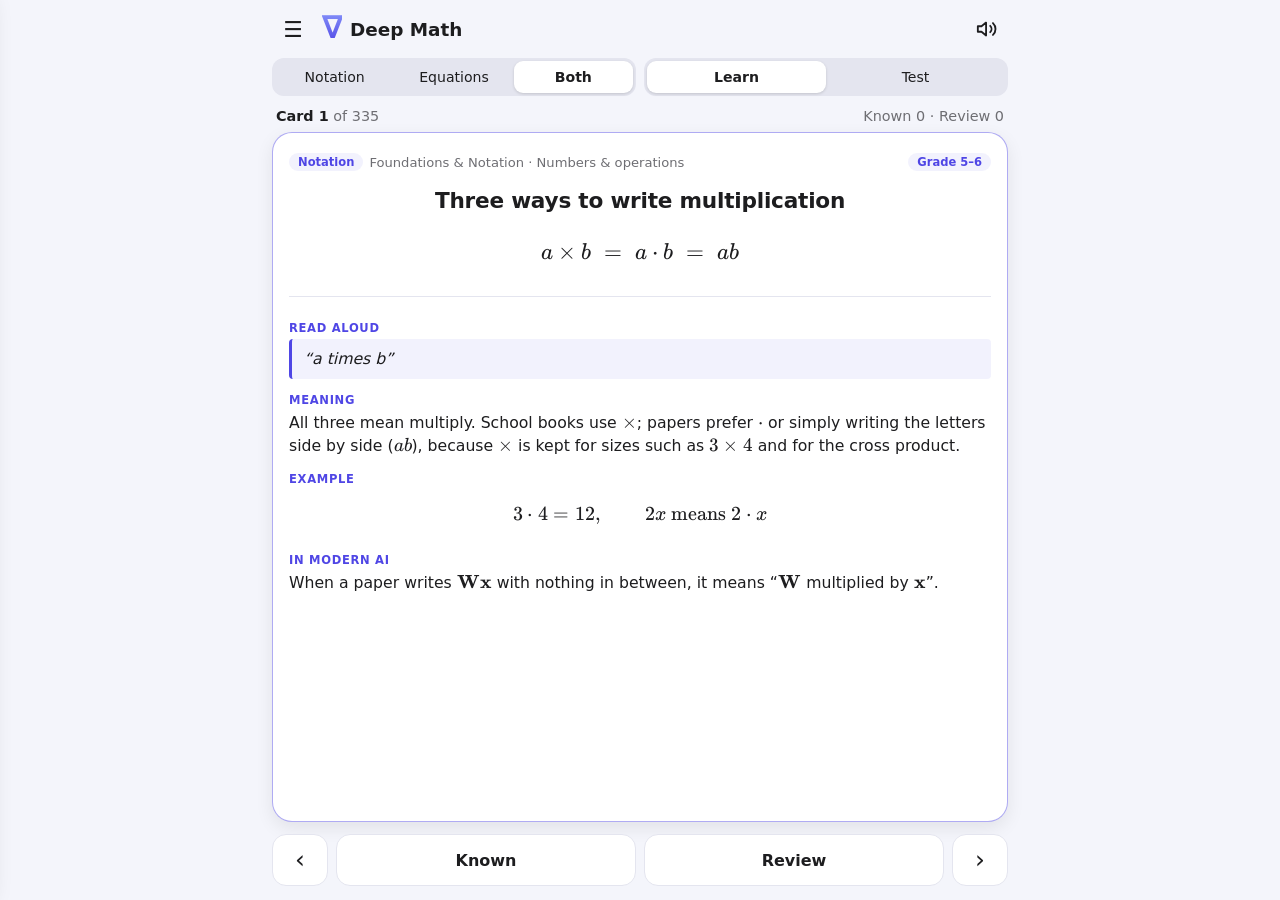
<file: index.html>
<!DOCTYPE html>
<html lang="en">
<head>
  <meta charset="utf-8">
  <meta name="viewport" content="width=device-width, initial-scale=1">
  <title>Deep Math</title>
  <link rel="canonical" href="web/">
  <meta http-equiv="refresh" content="0; url=web/">
  <script>location.replace('web/');</script>
</head>
<body>
  <p><a href="web/">Open Deep Math</a></p>
</body>
</html>
</file>
<file: web/app.css>
:root {
    --accent: #4f46e5;
    --accent-light: #818cf8;
    --bg: #f4f5fb;
    --card: #ffffff;
    --text: #1d1d1f;
    --muted: #6e6e73;
    --faint: #a1a1a6;
    --line: #e4e5ef;
    --green: #1f9d55;
    --orange: #d9730d;
    --panel: rgba(79, 70, 229, 0.07);
    --ui: system-ui, -apple-system, "Segoe UI", Roboto, "Helvetica Neue", sans-serif;
    --mono: ui-monospace, "SF Mono", Menlo, Consolas, monospace;
    color-scheme: light dark;
}

@media (prefers-color-scheme: dark) {
    :root {
        --bg: #12131a;
        --card: #1c1d27;
        --text: #f5f5f7;
        --muted: #a1a1a6;
        --faint: #6e6e73;
        --line: #2e3040;
        --accent: #a5b4fc;
        --accent-light: #c7d2fe;
        --panel: rgba(165, 180, 252, 0.1);
        --green: #4ade80;
        --orange: #fb923c;
    }
}

* { box-sizing: border-box; }

html, body {
    margin: 0;
    height: 100%;
    background: var(--bg);
    color: var(--text);
    font-family: var(--ui);
    -webkit-tap-highlight-color: transparent;
    -webkit-text-size-adjust: 100%;
}

button {
    font: inherit;
    color: inherit;
    cursor: pointer;
}

code {
    font: 0.9em var(--mono);
    background: var(--panel);
    padding: 1px 5px;
    border-radius: 4px;
}

#app {
    display: flex;
    flex-direction: column;
    height: 100dvh;
    max-width: 760px;
    margin: 0 auto;
    padding: env(safe-area-inset-top) 12px env(safe-area-inset-bottom);
}

.topbar {
    display: flex;
    align-items: center;
    gap: 8px;
    padding: 8px 0 4px;
}

.brand {
    flex: 1;
    display: flex;
    align-items: center;
    gap: 8px;
    font-size: 1.15rem;
    font-weight: 600;
    min-width: 0;
}

.nabla {
    font-family: "Times New Roman", Times, serif;
    font-size: 1.85rem;
    line-height: 1;
    background: linear-gradient(var(--accent-light), var(--accent));
    -webkit-background-clip: text;
    background-clip: text;
    color: transparent;
}

.icon-btn {
    width: 42px;
    height: 42px;
    border: none;
    border-radius: 12px;
    background: transparent;
    font-size: 1.35rem;
    display: grid;
    place-items: center;
    flex: none;
}

.icon-btn:active { background: var(--line); }

.switches {
    display: flex;
    gap: 8px;
    padding: 4px 0;
}

.segmented {
    flex: 1;
    display: flex;
    padding: 3px;
    border-radius: 12px;
    background: var(--line);
}

.segmented button {
    flex: 1;
    padding: 8px 2px;
    border: none;
    border-radius: 9px;
    background: transparent;
    font-weight: 500;
    font-size: 0.88rem;
}

.segmented button.on {
    background: var(--card);
    box-shadow: 0 1px 3px rgb(0 0 0 / 0.15);
    font-weight: 600;
}

.status {
    display: flex;
    justify-content: space-between;
    gap: 8px;
    padding: 8px 4px;
    font-size: 0.9rem;
    color: var(--muted);
}

.status strong { color: var(--text); }

main {
    flex: 1;
    min-height: 0;
    display: flex;
}

.card {
    flex: 1;
    overflow-y: auto;
    overflow-x: hidden;
    padding: 18px 16px 28px;
    border: 1px solid var(--line);
    border-radius: 20px;
    background: var(--card);
    box-shadow: 0 6px 18px rgb(0 0 0 / 0.08);
    text-align: center;
    touch-action: pan-y;
    user-select: text;
    -webkit-overflow-scrolling: touch;
}

.card.flipped { border-color: color-mix(in srgb, var(--accent) 45%, transparent); }

.badges {
    display: flex;
    gap: 6px;
    align-items: center;
    flex-wrap: wrap;
    min-height: 22px;
    margin-bottom: 8px;
    text-align: left;
}

.badges .context {
    margin-right: auto;
    font-weight: 500;
    font-size: 0.82rem;
    color: var(--muted);
}

.badge {
    padding: 2px 9px;
    border-radius: 99px;
    font-size: 0.72rem;
    font-weight: 600;
    background: var(--panel);
    color: var(--accent);
}

.badge.known { background: color-mix(in srgb, var(--green) 18%, transparent); color: var(--green); }
.badge.review { background: color-mix(in srgb, var(--orange) 18%, transparent); color: var(--orange); }

.card-name {
    font-size: 1.35rem;
    font-weight: 650;
    letter-spacing: -0.01em;
    margin: 14px 0 6px;
    line-height: 1.3;
}

.prompt-meaning {
    font-size: 1.05rem;
    line-height: 1.5;
    margin: 14px auto 0;
    max-width: 36em;
    text-align: left;
}

.formula {
    text-align: center;
    overflow-x: auto;
    overflow-y: hidden;
    padding: 6px 0;
    -webkit-overflow-scrolling: touch;
}

.formula .katex-display { margin: 0.35em 0; }
.hero { margin: 28px 0 10px; font-size: 1.55rem; }
.hero.small { margin: 10px 0 4px; font-size: 1.2rem; }

.hint {
    margin-top: 22px;
    font-size: 0.9rem;
    color: var(--muted);
}

.sections {
    margin-top: 16px;
    padding-top: 10px;
    border-top: 1px solid var(--line);
    text-align: left;
}

.sections section { margin-top: 14px; }

.sections h3 {
    margin: 0 0 4px;
    font-size: 0.72rem;
    font-weight: 700;
    letter-spacing: 0.06em;
    text-transform: uppercase;
    color: var(--accent);
}

.sections p { margin: 0; font-size: 0.98rem; line-height: 1.5; }

.read {
    font-size: 1.05rem;
    font-style: italic;
    background: var(--panel);
    border-left: 3px solid var(--accent);
    padding: 8px 12px;
    border-radius: 4px;
}

.example { font-size: 1.05rem; text-align: left; }

table.terms {
    border-collapse: collapse;
    width: 100%;
    font-size: 0.92rem;
}

table.terms td {
    padding: 6px 8px;
    vertical-align: top;
    border-bottom: 1px solid var(--line);
}

table.terms tr:last-child td { border-bottom: none; }
table.terms td.sym {
    white-space: nowrap;
    text-align: right;
    width: 1%;
    padding-right: 10px;
}

.cite {
    margin-top: 14px;
    color: var(--muted);
    font-size: 0.82rem;
}

.empty, .summary {
    flex: 1;
    display: flex;
    flex-direction: column;
    align-items: center;
    justify-content: center;
    gap: 10px;
    padding: 24px;
    text-align: center;
    color: var(--muted);
}

.summary .big { font-size: 3.2rem; }
.summary h2 { margin: 0; color: var(--text); }
.summary .score { font-size: 1.25rem; color: var(--text); }
.summary .buttons {
    display: flex;
    flex-direction: column;
    gap: 8px;
    width: min(320px, 100%);
    margin-top: 8px;
}

.actions {
    display: flex;
    flex-wrap: nowrap;
    align-items: stretch;
    gap: 8px;
    padding: 12px 0 14px;
}

.btn {
    flex: 1;
    min-height: 48px;
    padding: 10px 12px;
    border: 1px solid var(--line);
    border-radius: 14px;
    background: var(--card);
    font-weight: 600;
    white-space: nowrap;
}

.btn:active { filter: brightness(0.93); }
.btn.primary { border-color: var(--accent); background: var(--accent); color: #fff; }
@media (prefers-color-scheme: dark) {
    .btn.primary { color: #12131a; }
}
.btn.good { border-color: var(--green); background: var(--green); color: #fff; }
.btn.bad { border-color: var(--orange); color: var(--orange); }
.btn.small { flex: 0 0 auto; min-height: 48px; min-width: 48px; }
/* Prev / Next: larger tap targets than the old chevron-only .small buttons */
.btn.nav {
    flex: 0 0 auto;
    min-width: 56px;
    min-height: 52px;
    padding: 10px 14px;
    font-size: 1.55rem;
    line-height: 1;
    font-weight: 500;
}
.btn.on-known { color: var(--green); border-color: var(--green); }
.btn.on-review { color: var(--orange); border-color: var(--orange); }
.btn:disabled { opacity: 0.45; }

@media (max-width: 560px) {
    .actions {
        gap: 10px;
        padding: 16px 0 20px;
    }
    .btn {
        min-height: 56px;
        padding: 12px 10px;
        font-size: 1.02rem;
        border-radius: 16px;
    }
    .btn.nav {
        min-width: 72px;
        min-height: 56px;
        padding: 12px 16px;
        font-size: 1.85rem;
    }
    .btn.small {
        min-height: 56px;
        min-width: 56px;
        padding: 12px 14px;
    }
}

.backdrop {
    position: fixed;
    inset: 0;
    background: rgb(0 0 0 / 0.35);
    z-index: 10;
}

.drawer {
    position: fixed;
    inset: 0 auto 0 0;
    z-index: 11;
    display: flex;
    flex-direction: column;
    width: min(360px, 88vw);
    padding-top: env(safe-area-inset-top);
    background: var(--bg);
    box-shadow: 4px 0 24px rgb(0 0 0 / 0.2);
    transform: translateX(-105%);
    transition: transform 0.2s ease;
}

.drawer.open { transform: none; }

.drawer-head {
    display: flex;
    align-items: center;
    padding: 8px 12px;
}

.drawer-body {
    flex: 1;
    overflow-y: auto;
    padding: 0 12px 12px;
    -webkit-overflow-scrolling: touch;
}

.drawer-foot {
    padding: 12px 16px calc(12px + env(safe-area-inset-bottom));
    border-top: 1px solid var(--line);
    font-weight: 600;
    text-align: center;
}

.drawer h4 {
    margin: 18px 4px 6px;
    font-size: 0.75rem;
    letter-spacing: 0.05em;
    text-transform: uppercase;
    color: var(--muted);
}

.panel {
    border-radius: 14px;
    background: var(--card);
    overflow: hidden;
}

.row {
    display: flex;
    align-items: center;
    gap: 12px;
    min-height: 46px;
    padding: 8px 14px;
    border-bottom: 1px solid var(--line);
}

.row:last-child { border-bottom: none; }
.row input[type="checkbox"] {
    width: 20px;
    height: 20px;
    accent-color: var(--accent);
    flex: none;
}
.row label, .row .grow { flex: 1; }
.row select {
    font: inherit;
    padding: 6px;
    border-radius: 8px;
    border: 1px solid var(--line);
    background: var(--bg);
    color: var(--text);
    max-width: 55%;
}

.source-head {
    display: flex;
    align-items: center;
    gap: 8px;
    padding: 12px 14px;
    border: none;
    width: 100%;
    background: none;
    font-weight: 700;
    text-align: left;
}

.source-ai {
    padding: 0 14px 8px;
    font-size: 0.82rem;
    color: var(--muted);
    line-height: 1.4;
}

.source-head .chev { transition: transform 0.15s; }
.source-head.collapsed .chev { transform: rotate(-90deg); }
.source-head .count {
    margin-left: auto;
    font-weight: 500;
    color: var(--muted);
    font-size: 0.85rem;
}

.links {
    display: flex;
    gap: 16px;
    padding: 0 14px 8px;
}

.links button {
    padding: 4px 0;
    border: none;
    background: none;
    color: var(--accent);
    font-size: 0.9rem;
}

.menu-btn {
    display: block;
    width: 100%;
    padding: 13px 14px;
    border: none;
    border-bottom: 1px solid var(--line);
    background: none;
    text-align: left;
}

.menu-btn:last-child { border-bottom: none; }
.menu-btn.danger { color: #c9372c; }

.install-banner {
    margin: 10px 0 0;
    padding: 12px 14px;
    border-radius: 14px;
    background: var(--panel);
    border: 1px solid color-mix(in srgb, var(--accent) 25%, transparent);
    font-size: 0.9rem;
    line-height: 1.4;
}

.install-banner strong { color: var(--accent); }
.install-banner .actions-row {
    display: flex;
    gap: 8px;
    margin-top: 10px;
}

.install-banner .btn { min-height: 40px; font-size: 0.9rem; }
</file>
